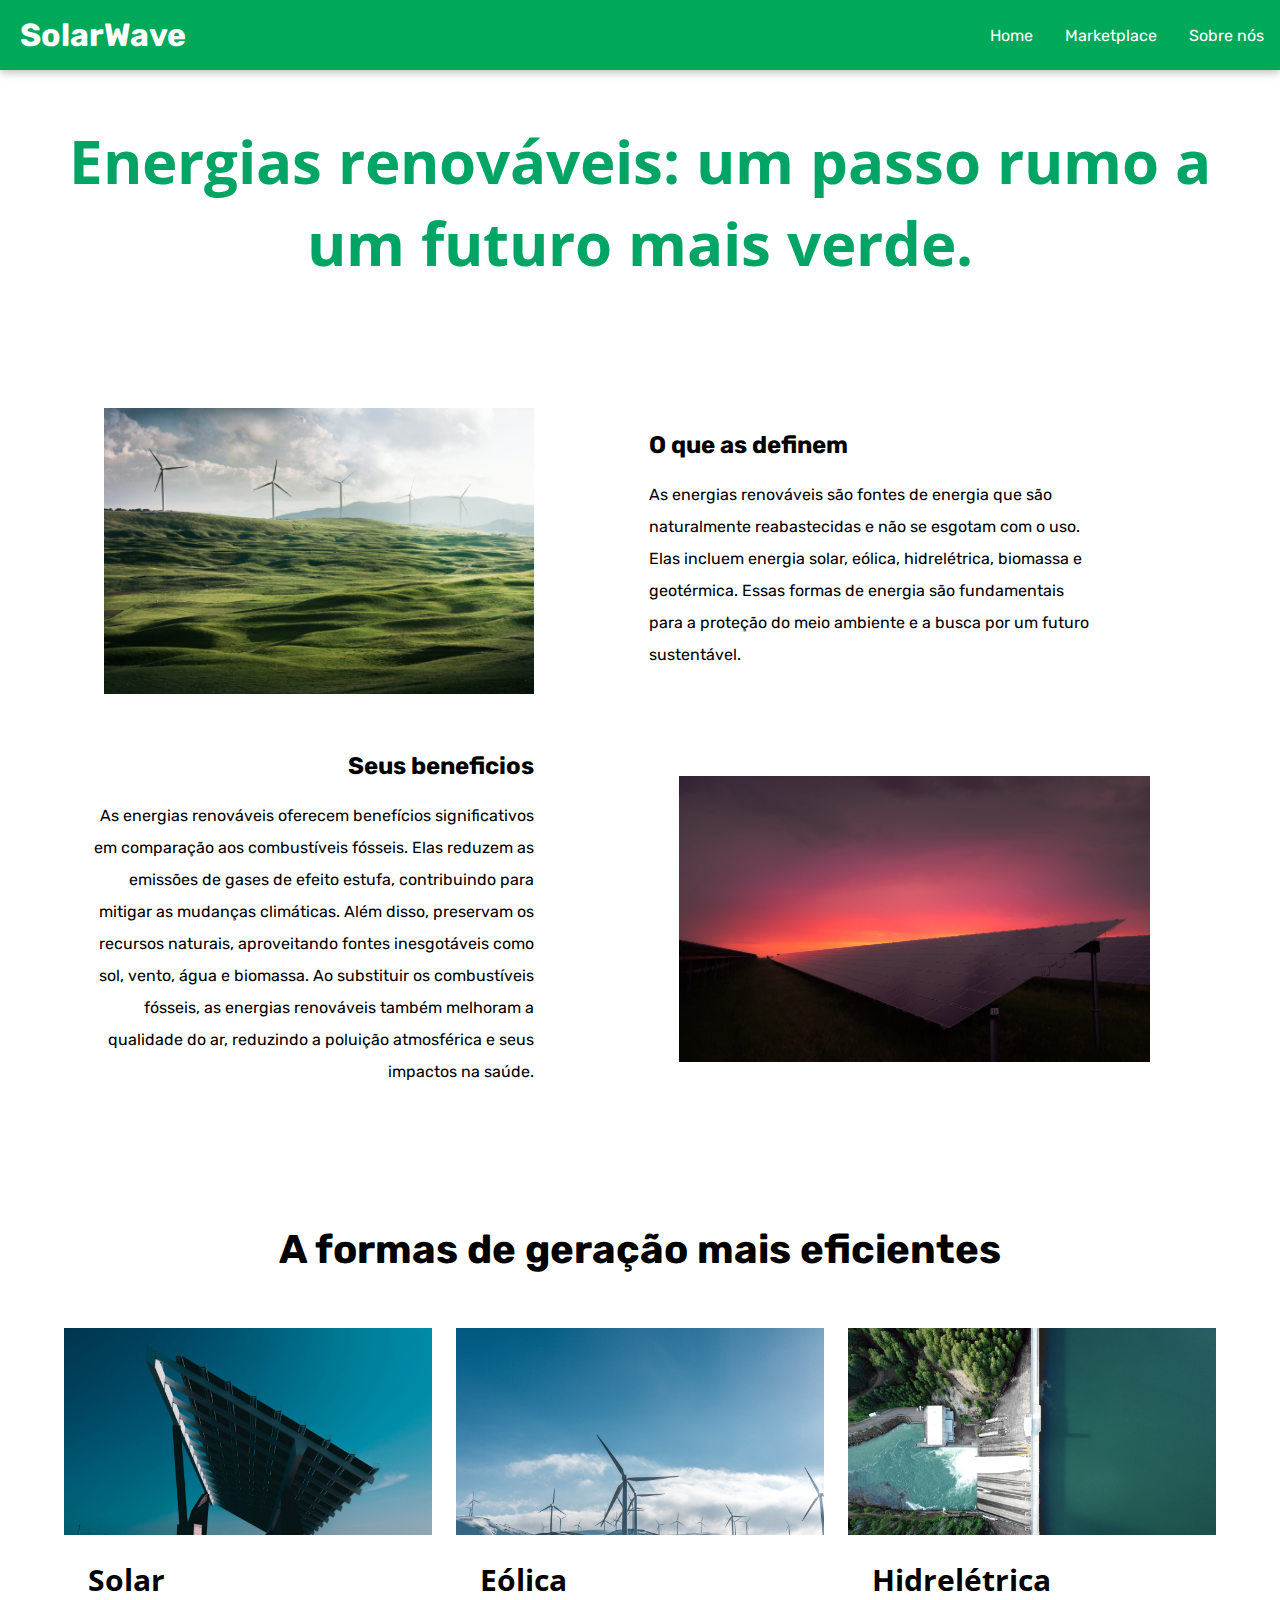
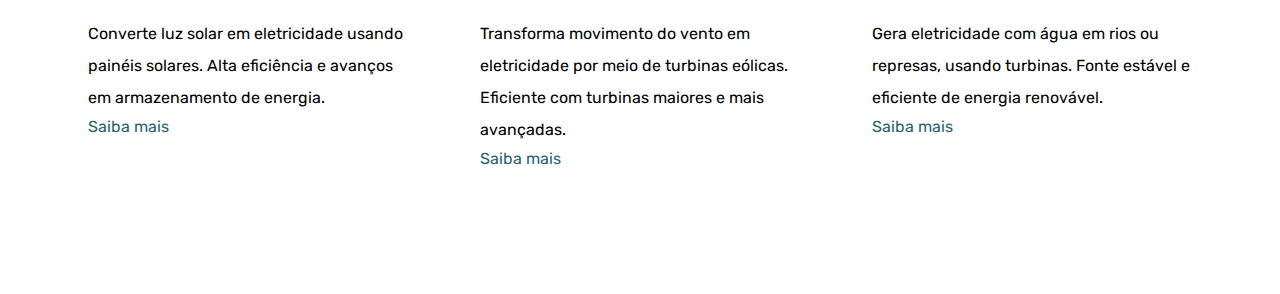
<file: index.html>
<!DOCTYPE html>
<html>

<head>
  <meta charset="UTF-8" />
  <meta name="viewport" content="width=device-width, initial-scale=1.0" />
  <meta http-equiv="X-UA-Compatible" content="ie=edge" />
  <link rel="stylesheet" href="./style.css" />
  <title>SolarWave</title>
</head>

<body>
  <header>
    <nav>
      <h1 class="display-nav">SolarWave</h1>
      <ul>
        <li><a href="index.html">Home</a></li>
        <li><a href="marketplace.html">Marketplace</a></li>
        <li><a href="#">Sobre nós</a></li>
      </ul>
    </nav>
  </header>
  <h1 class="display-1" style="align-content: center;">Energias renováveis: um passo rumo a um futuro mais verde.</h1>
  <section class="info">
    <div class="info-img-1">
      <img class="card-image" src="./imagens/eolica3.jpg" />
    </div>
    <div class="info-text-1">
      <h2>
        O que as definem
      </h2>
      <p class="paragrafo">As energias renováveis são fontes de energia que são naturalmente reabastecidas e não se
        esgotam com o uso. Elas incluem energia solar, eólica, hidrelétrica, biomassa e geotérmica. Essas formas de
        energia são fundamentais para a proteção do meio ambiente e a busca por um futuro sustentável.
      </p>
    </div>
    <div class="info-text-2">
      <h2>
        Seus beneficios
      </h2>
      <p class="paragrafo">As energias renováveis oferecem benefícios significativos em comparação aos combustíveis
        fósseis. Elas reduzem as emissões de gases de efeito estufa, contribuindo para mitigar as mudanças climáticas.
        Além disso, preservam os recursos naturais, aproveitando fontes inesgotáveis como sol, vento, água e biomassa.
        Ao substituir os combustíveis fósseis, as energias renováveis também melhoram a qualidade do ar, reduzindo a
        poluição atmosférica e seus impactos na saúde.
      </p>
    </div>
    <div class="info-img-2">
      <img class="card-image" src="imagens/solar2.jpg" />
    </div>
  </section>
  <h2 class="formas-geracao">A formas de geração mais eficientes</h2>
  <section class="card-energias">
    <card-energia>
      <div class="card-energia-wrapper">
        <figure>
          <img src="imagens/solarcard2.jpg" alt="" />
        </figure>
        <div class="card-energia-body">
          <h2>Solar</h2>
          <p>
            Converte luz solar em eletricidade usando painéis solares. Alta eficiência e avanços em armazenamento de
            energia.
          </p>
          <a href="https://www.nationalgeographicbrasil.com/meio-ambiente/2022/04/a-energia-solar-e-um-caminho-para-reduzir-o-aquecimento-global"
            class="read-more" target="_blank">
            Saiba mais <span class="sr-only">about this is some title</span>
            <svg xmlns="http://www.w3.org/2000/svg" class="icon" viewBox="0 0 20 20" fill="currentColor">
              <path fill-rule="evenodd"
                d="M12.293 5.293a1 1 0 011.414 0l4 4a1 1 0 010 1.414l-4 4a1 1 0 01-1.414-1.414L14.586 11H3a1 1 0 110-2h11.586l-2.293-2.293a1 1 0 010-1.414z"
                clip-rule="evenodd" />
            </svg>
          </a>
        </div>
      </div>
    </card-energia>
    <card-energia>

      <div class="card-energia-wrapper">
        <figure>
          <img src="imagens/eolicacard1.jpg" alt="" />
        </figure>
        <div class="card-energia-body">
          <h2>Eólica</h2>
          <p>
            Transforma movimento do vento em eletricidade por meio de turbinas eólicas. Eficiente com turbinas maiores e
            mais avançadas.
          </p>
          <a href="https://brasilescola.uol.com.br/fisica/energia-eolica.htm" class="read-more" target="_blank">
            Saiba mais <span class="sr-only">about this is some title</span>
            <svg xmlns="http://www.w3.org/2000/svg" class="icon" viewBox="0 0 20 20" fill="currentColor">
              <path fill-rule="evenodd"
                d="M12.293 5.293a1 1 0 011.414 0l4 4a1 1 0 010 1.414l-4 4a1 1 0 01-1.414-1.414L14.586 11H3a1 1 0 110-2h11.586l-2.293-2.293a1 1 0 010-1.414z"
                clip-rule="evenodd" />
            </svg>
          </a>
        </div>
      </div>
    </card-energia>
    <card-energia>

      <div class="card-energia-wrapper">
        <figure>
          <img src="imagens/hidrocard1.jpg" alt="" />
        </figure>
        <div class="card-energia-body">
          <h2>Hidrelétrica</h2>
          <p>
            Gera eletricidade com água em rios ou represas, usando turbinas. Fonte estável e eficiente de energia
            renovável.
          </p>
          <a href="https://www.enelgreenpower.com/pt/learning-hub/energias-renoveveis/energia-hidraulica/usina-hidreletrica"
            class="read-more" target="_blank">
            Saiba mais <span class="sr-only">about this is some title</span>
            <svg xmlns="http://www.w3.org/2000/svg" class="icon" viewBox="0 0 20 20" fill="currentColor">
              <path fill-rule="evenodd"
                d="M12.293 5.293a1 1 0 011.414 0l4 4a1 1 0 010 1.414l-4 4a1 1 0 01-1.414-1.414L14.586 11H3a1 1 0 110-2h11.586l-2.293-2.293a1 1 0 010-1.414z"
                clip-rule="evenodd" />
            </svg>
          </a>
        </div>
      </div>
    </card-energia>
  </section>
</body>

</html>
</file>
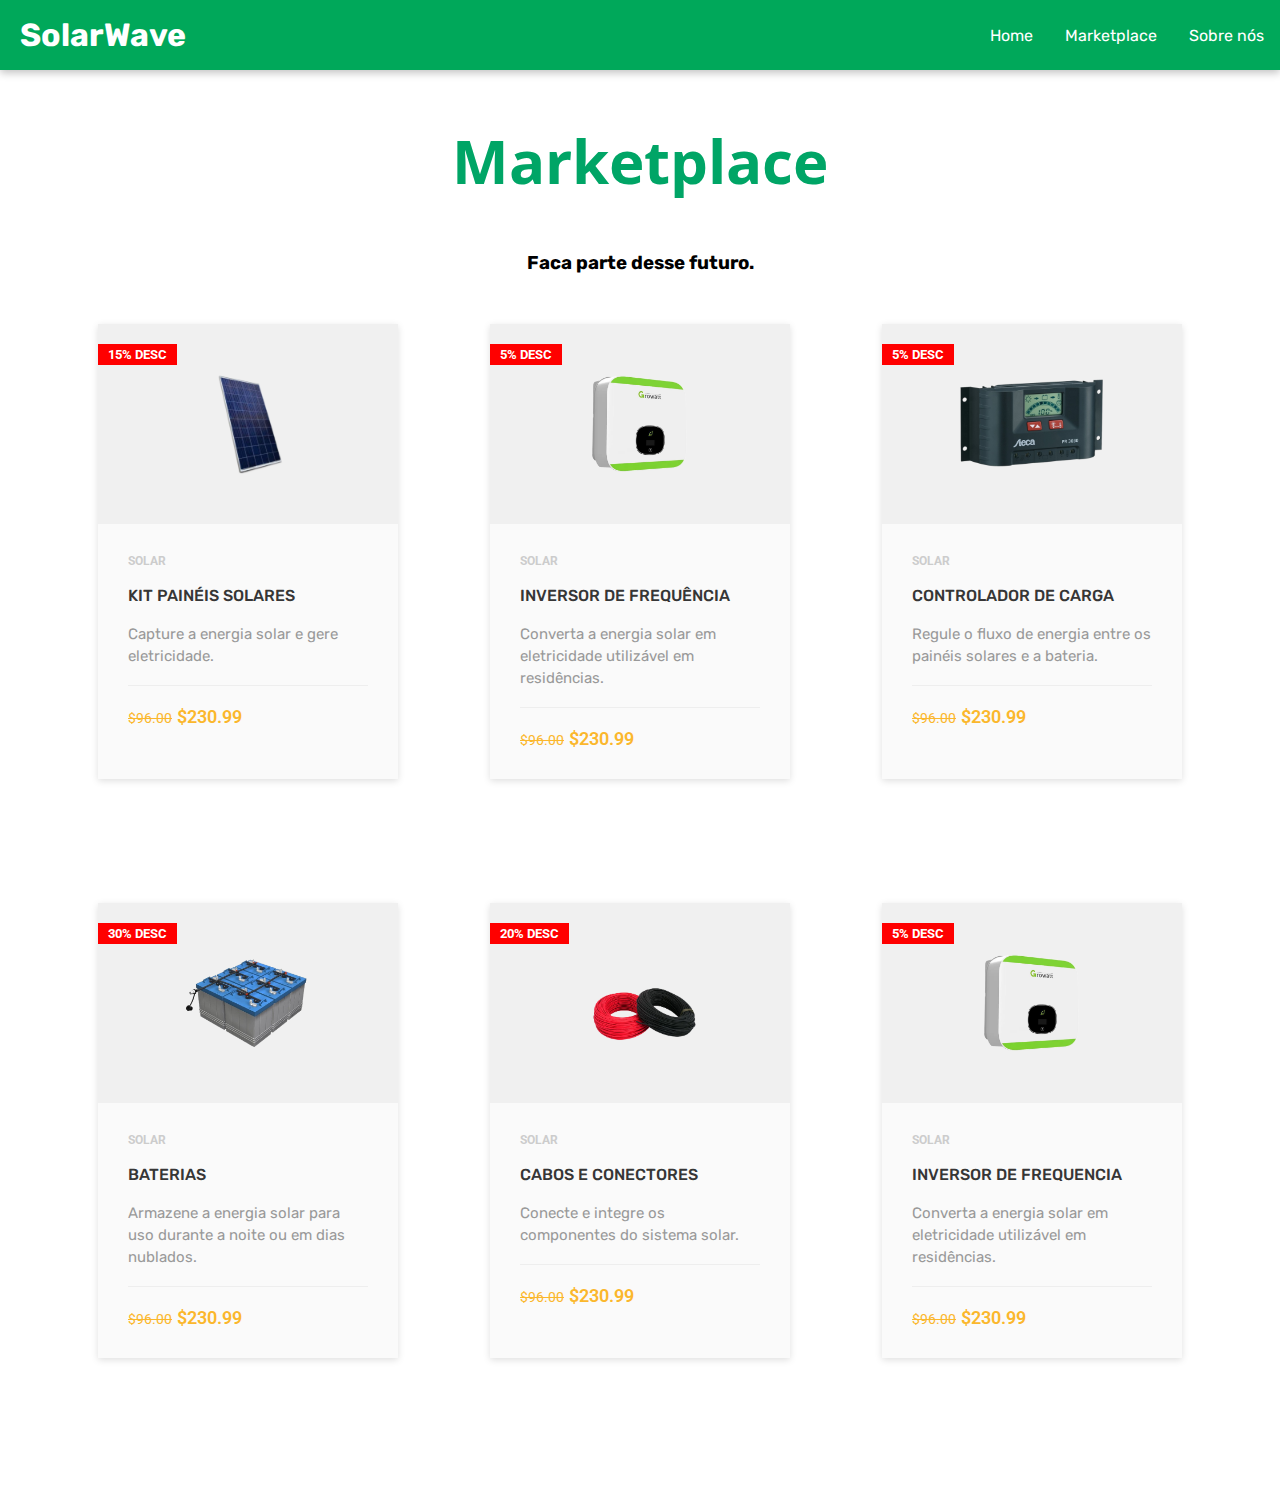
<file: marketplace.html>
<!DOCTYPE html>
<html lang="en">

<head>
    <meta charset="UTF-8">
    <meta http-equiv="X-UA-Compatible" content="IE=edge">
    <meta name="viewport" content="width=device-width, initial-scale=1.0">
    <title>SolarWave - Marketplace</title>
    <link rel="stylesheet" href="./style.css" />
</head>

<body>
    <header>
        <nav>
            <h1 class="display-nav">SolarWave</h1>
            <ul>
                <li><a href="index.html">Home</a></li>
                <li><a href="#">Marketplace</a></li>
                <li><a href="#">Sobre nós</a></li>
            </ul>
        </nav>
    </header>

    <h1 class="display-1" style="align-content: center;">Marketplace</h1>
    <h3 class="subtitulo">Faca parte desse futuro.</h3>
    <section class="produtos">
        <div class="product-card">
            <div class="badge">15% desc</div>
            <div class="product-tumb">
                <img src="imagens/painel1.png" alt="">
            </div>
            <div class="product-details">
                <span class="product-catagory">solar</span>
                <h4><a href="">Kit Painéis Solares</a></h4>
                <p>Capture a energia solar e gere eletricidade.</p>
                <div class="product-bottom-details">
                    <div class="product-price"><small>$96.00</small>$230.99</div>
                    <div class="product-links">
                        <a href=""><i class="fa fa-heart"></i></a>
                        <a href=""><i class="fa fa-shopping-cart"></i></a>
                    </div>
                </div>
            </div>
        </div>
        <div class="product-card">
            <div class="badge">5% desc</div>
            <div class="product-tumb">
                <img src="imagens/inversor-freq.png" alt="">
            </div>
            <div class="product-details">
                <span class="product-catagory">solar</span>
                <h4><a href="">Inversor de Frequência</a></h4>
                <p>Converta a energia solar em eletricidade utilizável em residências.</p>
                <div class="product-bottom-details">
                    <div class="product-price"><small>$96.00</small>$230.99</div>
                    <div class="product-links">
                        <a href=""><i class="fa fa-heart"></i></a>
                        <a href=""><i class="fa fa-shopping-cart"></i></a>
                    </div>
                </div>
            </div>
        </div>
        <div class="product-card">
            <div class="badge">5% desc</div>
            <div class="product-tumb">
                <img src="imagens/controlador.png" alt="">
            </div>
            <div class="product-details">
                <span class="product-catagory">Solar</span>
                <h4><a href="">Controlador de Carga</a></h4>
                <p>Regule o fluxo de energia entre os painéis solares e a bateria.</p>
                <div class="product-bottom-details">
                    <div class="product-price"><small>$96.00</small>$230.99</div>
                    <div class="product-links">
                        <a href=""><i class="fa fa-heart"></i></a>
                        <a href=""><i class="fa fa-shopping-cart"></i></a>
                    </div>
                </div>
            </div>
        </div>
        <div class="product-card">
            <div class="badge">30% desc</div>
            <div class="product-tumb">
                <img src="imagens/baterias.png" alt="">
            </div>
            <div class="product-details">
                <span class="product-catagory">Solar</span>
                <h4><a href="">Baterias</a></h4>
                <p>Armazene a energia solar para uso durante a noite ou em dias nublados.</p>
                <div class="product-bottom-details">
                    <div class="product-price"><small>$96.00</small>$230.99</div>
                    <div class="product-links">
                        <a href=""><i class="fa fa-heart"></i></a>
                        <a href=""><i class="fa fa-shopping-cart"></i></a>
                    </div>
                </div>
            </div>
        </div>
        <div class="product-card">
            <div class="badge">20% desc</div>
            <div class="product-tumb">
                <img src="imagens/cabos.png" alt="">
            </div>
            <div class="product-details">
                <span class="product-catagory">Solar</span>
                <h4><a href="">Cabos e Conectores</a></h4>
                <p>Conecte e integre os componentes do sistema solar.</p>
                <div class="product-bottom-details">
                    <div class="product-price"><small>$96.00</small>$230.99</div>
                    <div class="product-links">
                        <a href=""><i class="fa fa-heart"></i></a>
                        <a href=""><i class="fa fa-shopping-cart"></i></a>
                    </div>
                </div>
            </div>
        </div>
        <div class="product-card">
            <div class="badge">5% desc</div>
            <div class="product-tumb">
                <img src="imagens/inversor-freq.png" alt="">
            </div>
            <div class="product-details">
                <span class="product-catagory">Solar</span>
                <h4><a href="">Inversor de Frequencia</a></h4>
                <p>Converta a energia solar em eletricidade utilizável em residências.</p>
                <div class="product-bottom-details">
                    <div class="product-price"><small>$96.00</small>$230.99</div>
                    <div class="product-links">
                        <a href=""><i class="fa fa-heart"></i></a>
                        <a href=""><i class="fa fa-shopping-cart"></i></a>
                    </div>
                </div>
            </div>
        </div>
    </section>
</body>

</html>
</file>
<file: style.css>
@import url('https://fonts.googleapis.com/css2?family=Open+Sans&display=swap');
@import url('https://fonts.googleapis.com/css2?family=Poppins:wght@300;400&family=Rubik:wght@400;500&display=swap');
@import url('https://fonts.googleapis.com/css?family=Roboto:400,500,700');

* {
  margin: 0;
}


body {
  background: linear-gradient(to top, #ffffff, #ffffff);
  margin-bottom: 100px;
  font-family: 'Roboto', sans-serif;
}

@media screen and (max-width: 960px) {
  card-energia {
    container: card/inline-size;
  }

  .card-energia-body p {
    display: none;
  }
}


.header {
  display: flex;
  flex-wrap: wrap;
  justify-content: space-between;
  align-items: center;
  padding: 20px;
}

.display-1 {
  font-size: 60px;
  text-align: center;
  color: #00a566;
  font-family: 'Open Sans', sans-serif;
  padding: 50px;
}




* {
  margin: 0;
  padding: 0;

}

nav {
  height: 70px;
  display: flex;
  align-items: center;
  justify-content: space-between;
  background-color: #00a85a;
  color: rgb(255, 255, 255);
  box-shadow: rgba(0, 0, 0, 0.24) 0px 3px 8px;
}

.display-nav {
  font-family: 'Rubik', sans-serif;
  padding: 20px;
  animation: flip 5s infinite;
  animation-delay: calc(.2s * var(--i))
}

ul {
  display: flex;
}

li {
  list-style: none;
  margin: 1rem;
}

a {
  font-family: 'Rubik', sans-serif;
  color: rgb(255, 255, 255);
  font-style: normal;
}

h2 {
  font-family: 'Rubik', sans-serif;
  color: rgb(0, 0, 0);
}

.subtitulo {
  font-family: 'Rubik', sans-serif;
  color: rgb(0, 0, 0);
  text-align: center;
}

p {
  font-family: 'Rubik', sans-serif;
  color: rgb(0, 0, 0);
  line-height: 2.0;
}

.info {
  display: grid;
  margin: 0 auto;
  grid-gap: 0px;
  align-items: center;
  padding: 10px;
  margin: 5%;
  grid-template-areas:
    "info-img-1 info-text-1"
    "info-text-2 info-img-2";
}

.info-img-1 {
  max-width: 80%;
  align-self: center;
  padding-left: 30px;
  grid-area: "info-img-1";
}

.info-text-1 {
  max-width: 80%;
  align-self: center;
  text-align: left;
  grid-area: "info-text-1";
}

.paragrafo {
  margin-top: 20px;
}

.info-img-2 {
  max-width: 90%;
  align-self: center;
  padding-left: 30px;
  border-radius: 16px;
  margin-top: 10%;
  grid-area: "info-img-2";
}

.info-text-2 {
  max-width: 80%;
  align-self: center;
  text-align: right;
  margin-top: 10%;
  grid-area: "info-text-2";
}

img {
  display: block;
  max-width: 100%;
}

@keyframes flip {

  0%,
  80% {
    transform: rotateX(360deg)
  }
}

.formas-geracao {
  text-align: center;
  font-size: 40px;
  margin-top: 10%;
}

card-energia {
  --img-scale: 1.001;
  --title-color: black;
  --link-icon-translate: -20px;
  --link-icon-opacity: 0;
  position: relative;
  box-shadow: none;
  background: #fff;
  transform-origin: center;
  transition: all 0.4s ease-in-out;
  overflow: hidden;
  margin-top: 15%;
}

card-energia a::after {
  position: absolute;
  inset-block: 0;
  inset-inline: 0;
  cursor: pointer;
  content: "";
}

/* basic card-energia elements styling */
card-energia h2 {
  margin: 0 0 18px 0;
  font-family: 'Open Sans', sans-serif;
  font-size: 1.9rem;
  color: var(--title-color);
  transition: color 0.9s ease-out;
}

figure {
  margin: 0;
  padding: 0;
  aspect-ratio: 16 / 9;
  overflow: hidden;
}

card-energia img {
  max-width: 100%;
  transform-origin: center;
  transform: scale(var(--img-scale));
  transition: transform 0.4s ease-in-out;
}

.card-energia-body {
  padding: 24px;
}

card-energia a {
  display: inline-flex;
  align-items: center;
  text-decoration: none;
  color: #28666e;
}

card-energia a:focus {
  outline: 1px dotted #28666e;
}

card-energia a .icon {
  min-width: 24px;
  width: 24px;
  height: 24px;
  margin-left: 5px;
  transform: translateX(var(--link-icon-translate));
  opacity: var(--link-icon-opacity);
  transition: all 0.3s;
}


card-energia:has(:hover, :focus) {
  --img-scale: 1.1;
  --title-color: #00972d;
  --link-icon-translate: 0;
  --link-icon-opacity: 1;
  box-shadow: rgba(0, 0, 0, 0.16) 0px 10px 36px 0px, rgba(0, 0, 0, 0.06) 0px 0px 0px 1px;
}

*,
*::before,
*::after {
  box-sizing: border-box;
}



.card-energias {
  display: grid;
  max-width: 1200px;
  margin-inline: auto;
  padding-inline: 24px;
  grid-template-columns: repeat(auto-fill, minmax(320px, 1fr));
  gap: 24px;
}



@container card (min-width: 380px) {
  .card-energia-wrapper {
    display: grid;
    grid-template-columns: 100px 1fr;
    gap: 16px;
  }

  .card-energia-body {
    padding-left: 0;
  }

  figure {
    width: 100%;
    height: 100%;
    overflow: hidden;
  }

  figure img {
    height: 100%;
    aspect-ratio: 1;
    max-width: 100%;
    transform-origin: center;
  }
}

.sr-only:not(:focus):not(:active) {
  clip: rect(0 0 0 0);
  clip-path: inset(50%);
  height: 1px;
  overflow: hidden;
  position: absolute;
  white-space: nowrap;
  width: 1px;
}




* {
  -webkit-box-sizing: border-box;
  box-sizing: border-box;
  margin: 0;
  padding: 0;
}

.produtos {
  display: grid;
  max-width: 1200px;
  margin-inline: auto;
  padding-inline: 24px;
  grid-template-columns: repeat(auto-fill, minmax(320px, 1fr));
  gap: 24px;
}

a {
  text-decoration: none;
}

.product-card {
  width: 300px;
  position: relative;
  box-shadow: 0 2px 7px #dfdfdf;
  margin: 50px auto;
  background: #fafafa;
}

.badge {
  position: absolute;
  left: 0;
  top: 20px;
  text-transform: uppercase;
  font-size: 13px;
  font-weight: 700;
  background: red;
  color: #fff;
  padding: 3px 10px;
}

.product-tumb {
  display: flex;
  align-items: center;
  justify-content: center;
  height: 200px;
  padding: 50px;
  background: #f0f0f0;
}

.product-tumb img {
  max-width: 100%;
  max-height: 100%;
  object-fit: fill;
}

.product-details {
  padding: 30px;
}

.product-catagory {
  display: block;
  font-size: 12px;
  font-weight: 700;
  text-transform: uppercase;
  color: #ccc;
  margin-bottom: 18px;
}

.product-details h4 a {
  font-weight: 500;
  display: block;
  margin-bottom: 18px;
  text-transform: uppercase;
  color: #363636;
  text-decoration: none;
  transition: 0.3s;
}

.product-details h4 a:hover {
  color: #fbb72c;
}

.product-details p {
  font-size: 15px;
  line-height: 22px;
  margin-bottom: 18px;
  color: #999;
}

.product-bottom-details {
  overflow: hidden;
  border-top: 1px solid #eee;
  padding-top: 20px;
}

.product-bottom-details div {
  float: left;
  width: 50%;
}

.product-price {
  font-size: 18px;
  color: #fbb72c;
  font-weight: 600;
}

.product-price small {
  font-size: 80%;
  font-weight: 400;
  text-decoration: line-through;
  display: inline-block;
  margin-right: 5px;
}

.product-links {
  text-align: right;
}

.product-links a {
  display: inline-block;
  margin-left: 5px;
  color: #e1e1e1;
  transition: 0.3s;
  font-size: 17px;
}

.product-links a:hover {
  color: #fbb72c;
}

@media (max-width: 600px) {

  .display-1 {
    font-size: 40px;
    text-align: center;
    color: #00a566;
    font-family: 'Open Sans', sans-serif;
    padding: 50px;
  }

  .info {
    display: grid;
    margin: 0 auto;
    grid-gap: 0px;
    align-items: center;
    padding: 10px;
    margin: 5%;
    grid-template-areas:
      "info-text-1"
      "info-text-2"
      "info-img-2";
  }

  .info-text-1,
  .info-text-2 {
    max-width: 100%;
    align-self: center;
    text-align: justify;
  }

  .info-img-1 {
    display: none;
  }

  .info-img-2 {
    max-width: 100%;
    padding-left: 0px;
  }
}
</file>
